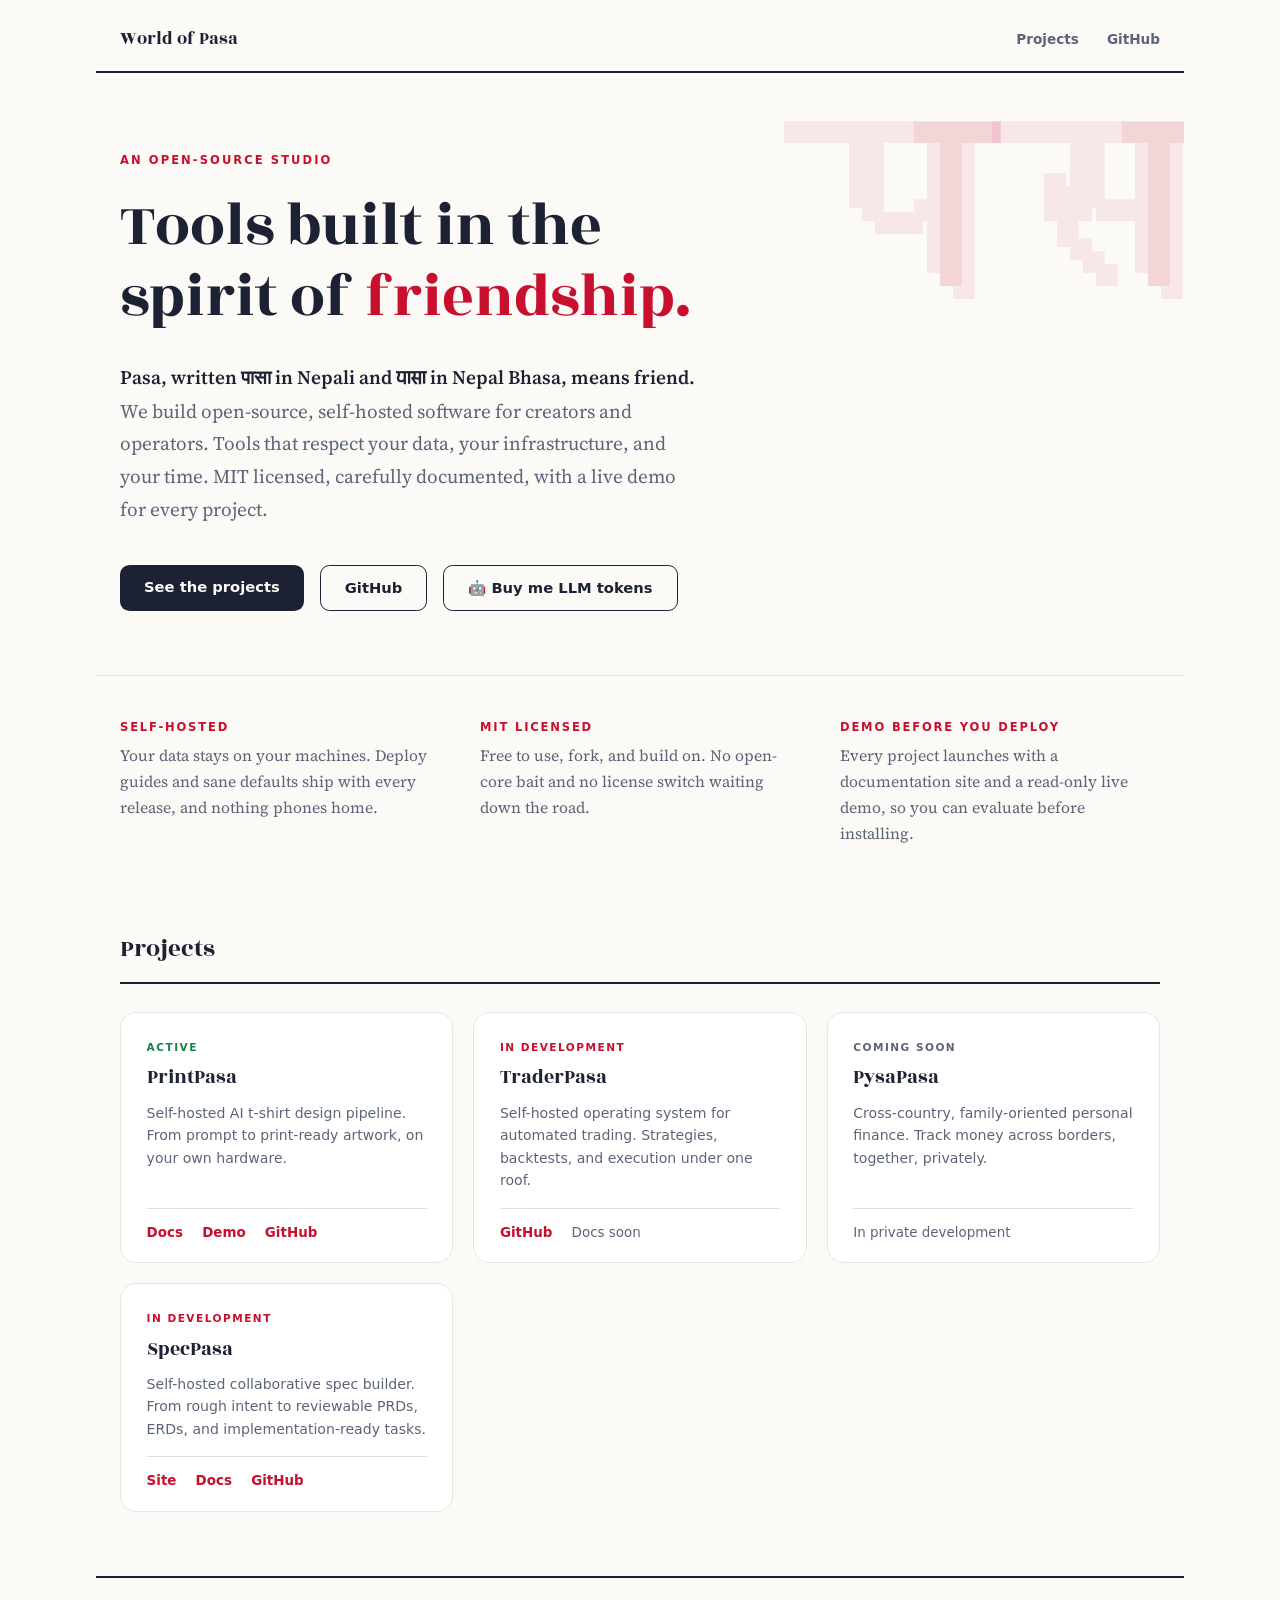
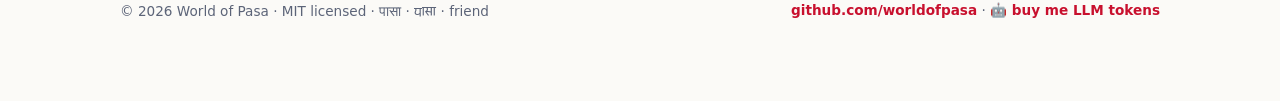
<file: index.html>
<!DOCTYPE html>
<html lang="en">
<head>
  <meta charset="UTF-8" />
  <meta name="viewport" content="width=device-width, initial-scale=1.0" />
  <title>World of Pasa · Open-source, self-hosted tools</title>
  <meta name="description" content="World of Pasa builds open-source, self-hosted software for creators and operators. Pasa (पासा · 𑐥𑐵𑐳𑐵) means friend in Nepal Bhasa. MIT licensed, documented, with live demos." />

  <!-- TODO: switch canonical + og URLs to https://worldofpasa.com once the custom domain is set on GitHub Pages -->
  <link rel="canonical" href="https://worldofpasa.github.io/" />
  <meta property="og:type" content="website" />
  <meta property="og:site_name" content="World of Pasa" />
  <meta property="og:title" content="World of Pasa · Open-source, self-hosted tools" />
  <meta property="og:description" content="Open-source, self-hosted software for creators and operators. Pasa means friend in Nepal Bhasa. MIT licensed, documented, with live demos." />
  <meta property="og:url" content="https://worldofpasa.github.io/" />
  <meta property="og:image" content="https://worldofpasa.github.io/assets/og.png" />
  <meta property="og:image:width" content="1200" />
  <meta property="og:image:height" content="630" />
  <meta name="twitter:card" content="summary_large_image" />
  <meta name="twitter:title" content="World of Pasa · Open-source, self-hosted tools" />
  <meta name="twitter:description" content="Open-source, self-hosted software for creators and operators. MIT licensed, documented, with live demos." />
  <meta name="twitter:image" content="https://worldofpasa.github.io/assets/og.png" />

  <link rel="icon" href="/favicon.svg" type="image/svg+xml" />
  <link rel="icon" href="/favicon.png" type="image/png" sizes="32x32" />
  <link rel="apple-touch-icon" href="/apple-touch-icon.png" />

  <link rel="preconnect" href="https://fonts.googleapis.com" />
  <link rel="preconnect" href="https://fonts.gstatic.com" crossorigin />
  <link href="https://fonts.googleapis.com/css2?family=Rozha+One&family=Source+Serif+4:opsz,wght@8..60,400;8..60,600&family=Noto+Sans+Newa&display=swap" rel="stylesheet" />

  <link rel="stylesheet" href="/assets/style.css" />
</head>
<body>
  <header class="mast">
    <span class="mark">World of Pasa</span>
    <nav>
      <a href="#projects">Projects</a>
      <a href="https://github.com/worldofpasa">GitHub</a>
    </nav>
  </header>

  <main>
    <section class="hero">
      <span class="ghost" aria-hidden="true">𑐥𑐵𑐳𑐵</span>
      <p class="eyebrow">An open-source studio</p>
      <h1>Tools built in the spirit of <em>friendship.</em></h1>
      <p class="lede"><strong>Pasa, written पासा in Nepali and <span class="newa">𑐥𑐵𑐳𑐵</span> in Nepal Bhasa, means friend.</strong> We build open-source, self-hosted software for creators and operators. Tools that respect your data, your infrastructure, and your time. MIT licensed, carefully documented, with a live demo for every project.</p>
      <div class="cta">
        <a class="btn primary" href="#projects">See the projects</a>
        <a class="btn ghost-btn" href="https://github.com/worldofpasa">GitHub</a>
        <a class="btn ghost-btn" href="https://buymeacoffee.com/worldofpasa">🤖 Buy me LLM tokens</a>
      </div>
    </section>

    <section class="values">
      <div>
        <h3>Self-hosted</h3>
        <p>Your data stays on your machines. Deploy guides and sane defaults ship with every release, and nothing phones home.</p>
      </div>
      <div>
        <h3>MIT licensed</h3>
        <p>Free to use, fork, and build on. No open-core bait and no license switch waiting down the road.</p>
      </div>
      <div>
        <h3>Demo before you deploy</h3>
        <p>Every project launches with a documentation site and a read-only live demo, so you can evaluate before installing.</p>
      </div>
    </section>

    <section class="sect" id="projects">
      <h2>Projects</h2>
      <div class="grid">
        <!-- projects:start — generated from projects.json by scripts/render-projects.mjs; do not edit by hand -->
        <article class="card">
          <span class="status live">Active</span>
          <h3>PrintPasa</h3>
          <p>Self-hosted AI t-shirt design pipeline. From prompt to print-ready artwork, on your own hardware.</p>
          <div class="links">
            <a href="https://printpasa-docs.pages.dev">Docs</a>
            <a href="https://printpasa-demo.pages.dev">Demo</a>
            <a href="https://github.com/worldofpasa/printpasa">GitHub</a>
          </div>
        </article>
        <article class="card">
          <span class="status early">In development</span>
          <h3>TraderPasa</h3>
          <p>Self-hosted operating system for automated trading. Strategies, backtests, and execution under one roof.</p>
          <div class="links">
            <a href="https://github.com/worldofpasa/traderpasa">GitHub</a>
            <span class="off">Docs soon</span>
          </div>
        </article>
        <article class="card">
          <span class="status soon">Coming soon</span>
          <h3>PysaPasa</h3>
          <p>Cross-country, family-oriented personal finance. Track money across borders, together, privately.</p>
          <div class="links">
            <span class="off">In private development</span>
          </div>
        </article>
        <article class="card">
          <span class="status early">In development</span>
          <h3>SpecPasa</h3>
          <p>Self-hosted collaborative spec builder. From rough intent to reviewable PRDs, ERDs, and implementation-ready tasks.</p>
          <div class="links">
            <a href="./specpasa/">Site</a>
            <a href="https://github.com/worldofpasa/specpasa/tree/main/docs">Docs</a>
            <a href="https://github.com/worldofpasa/specpasa">GitHub</a>
          </div>
        </article>
        <!-- projects:end -->
      </div>
    </section>
  </main>

  <footer>
    <span>© 2026 World of Pasa · MIT licensed · पासा · <span class="newa">𑐥𑐵𑐳𑐵</span> · friend</span>
    <span><a href="https://github.com/worldofpasa">github.com/worldofpasa</a> · <a href="https://buymeacoffee.com/worldofpasa">🤖 buy me LLM tokens</a></span>
  </footer>
</body>
</html>
</file>
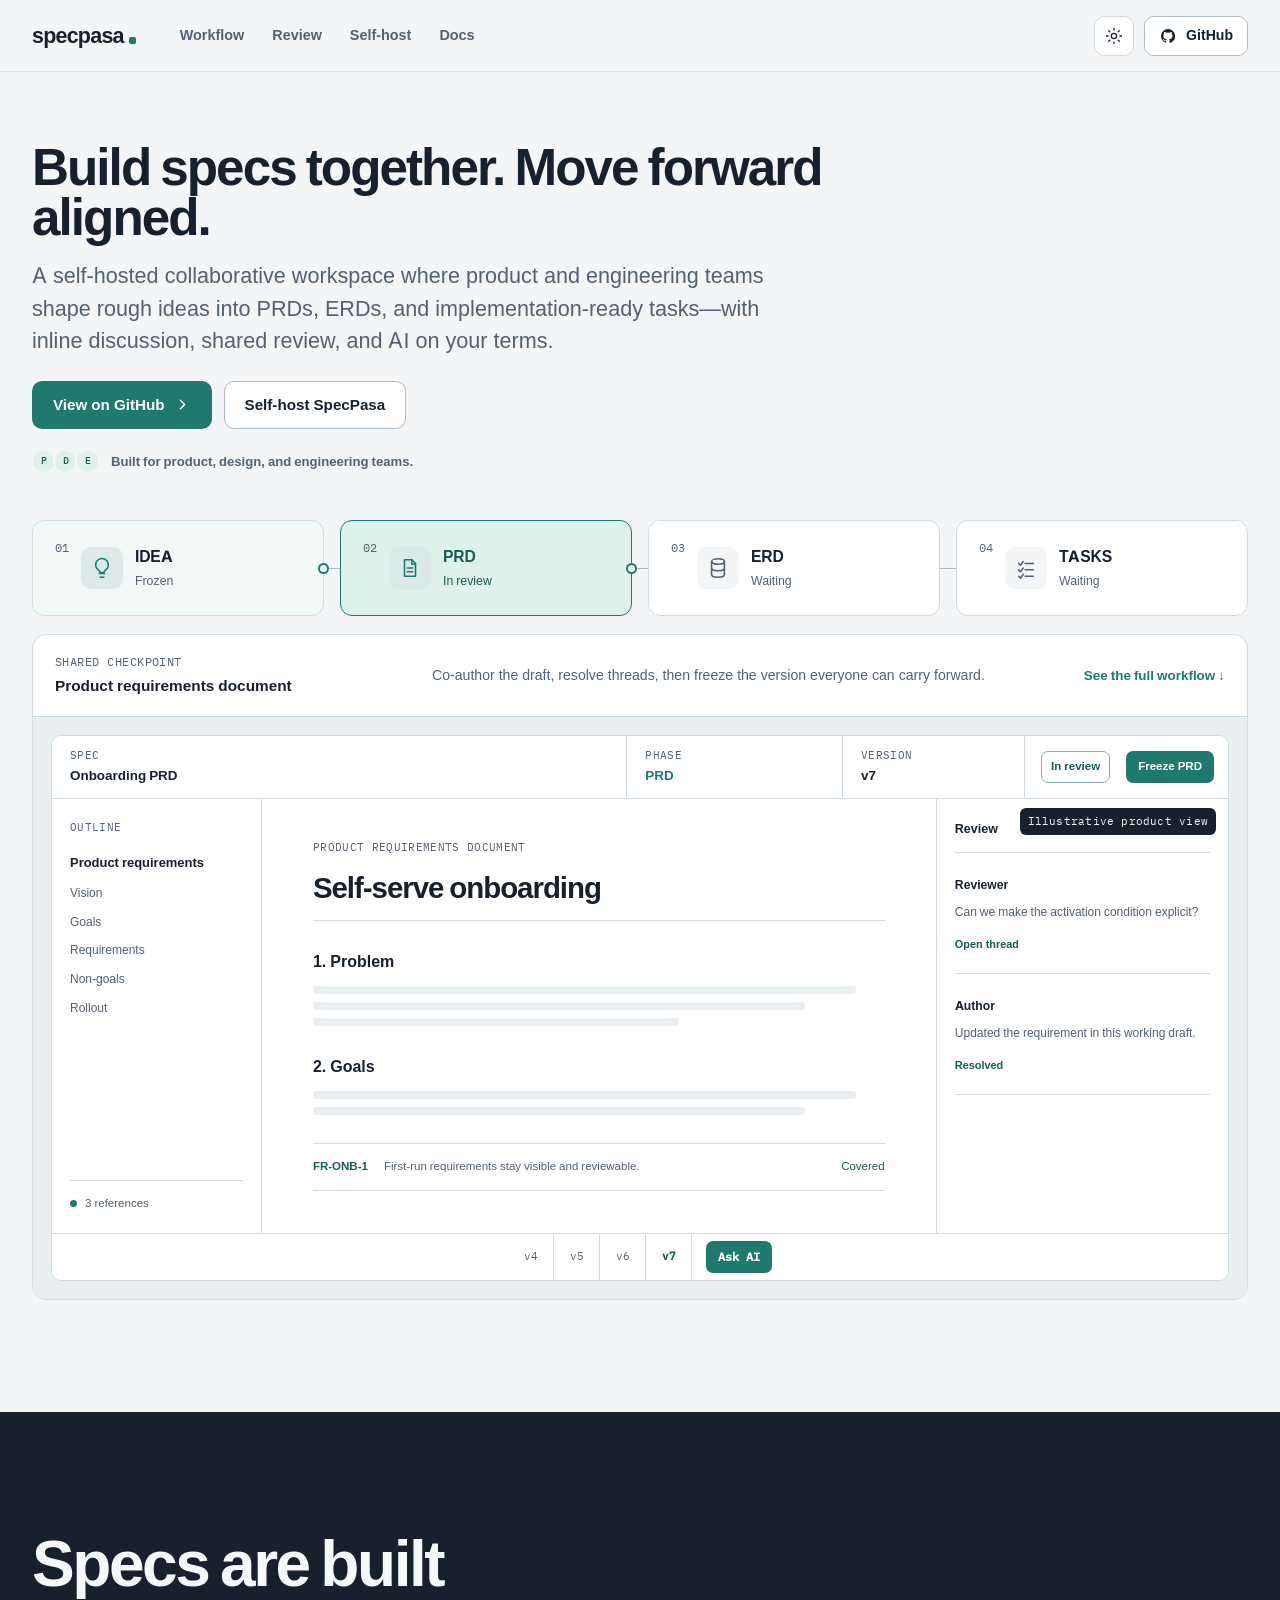
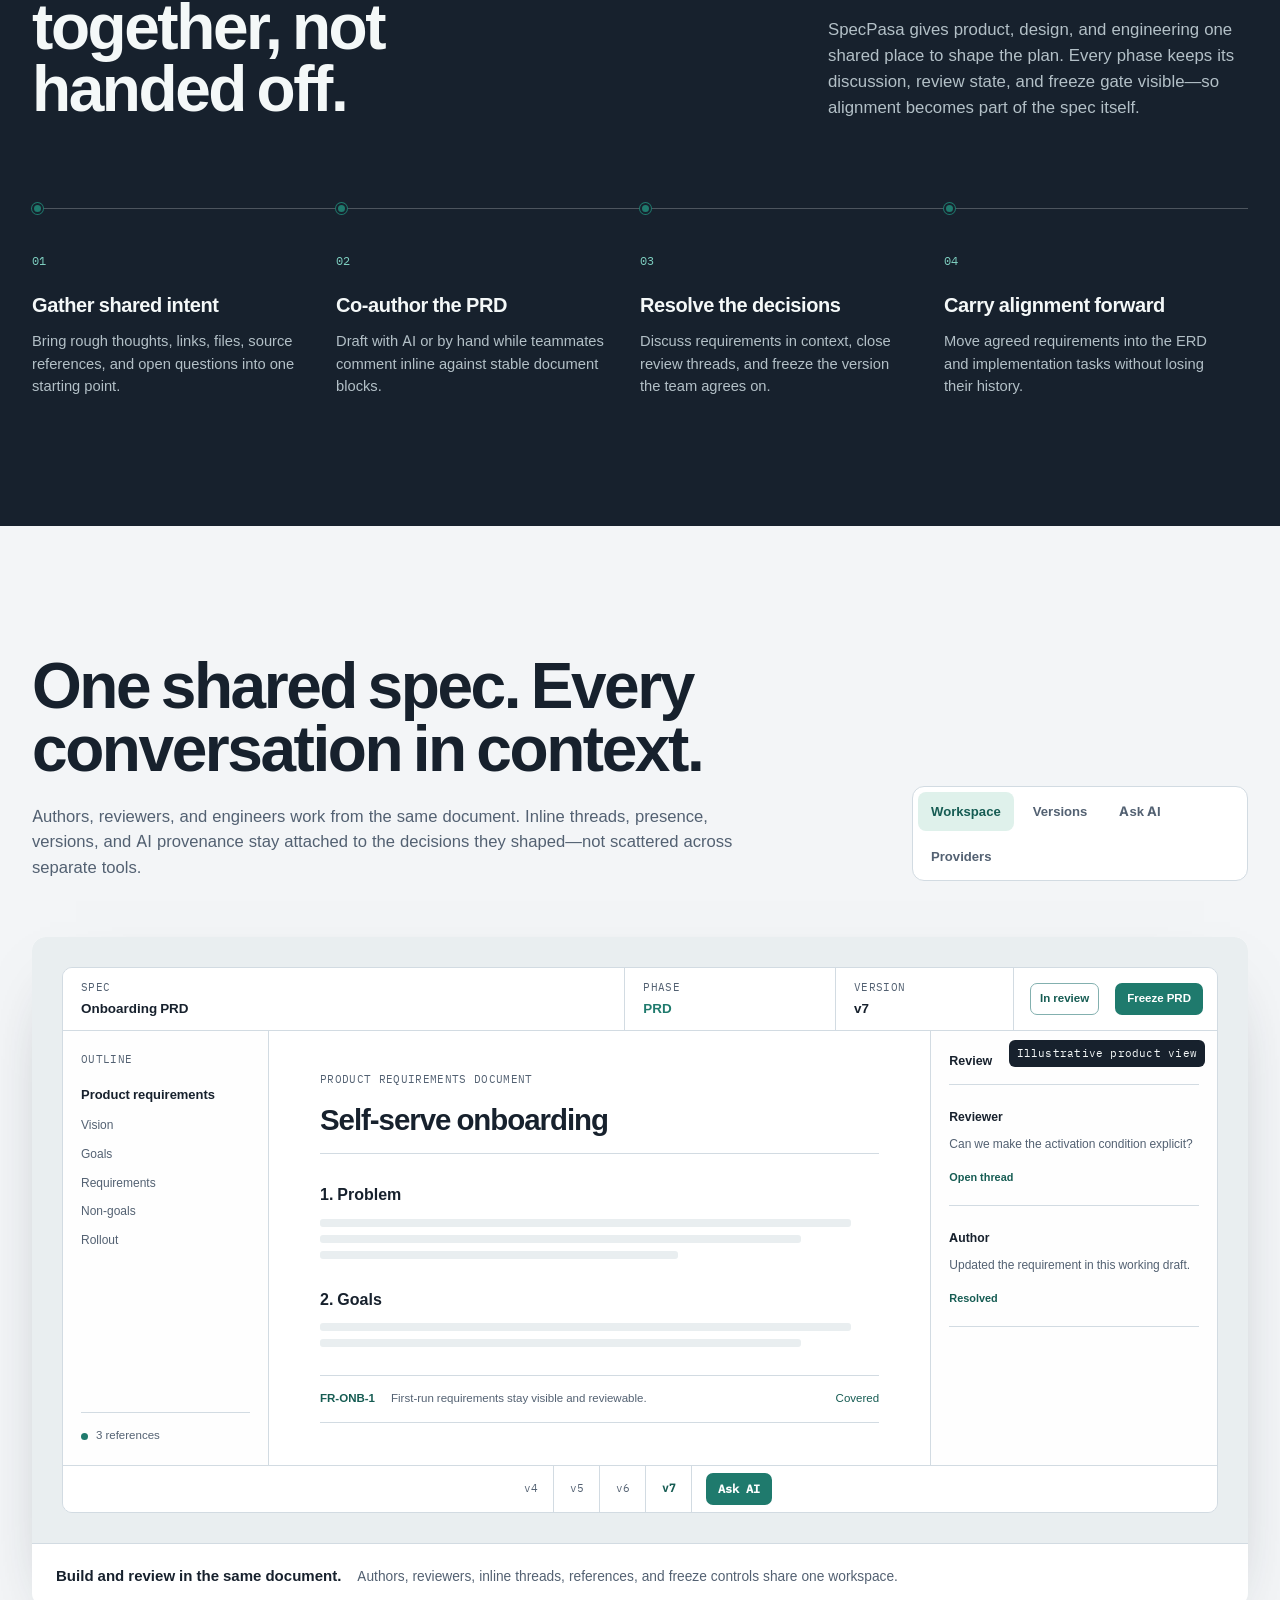
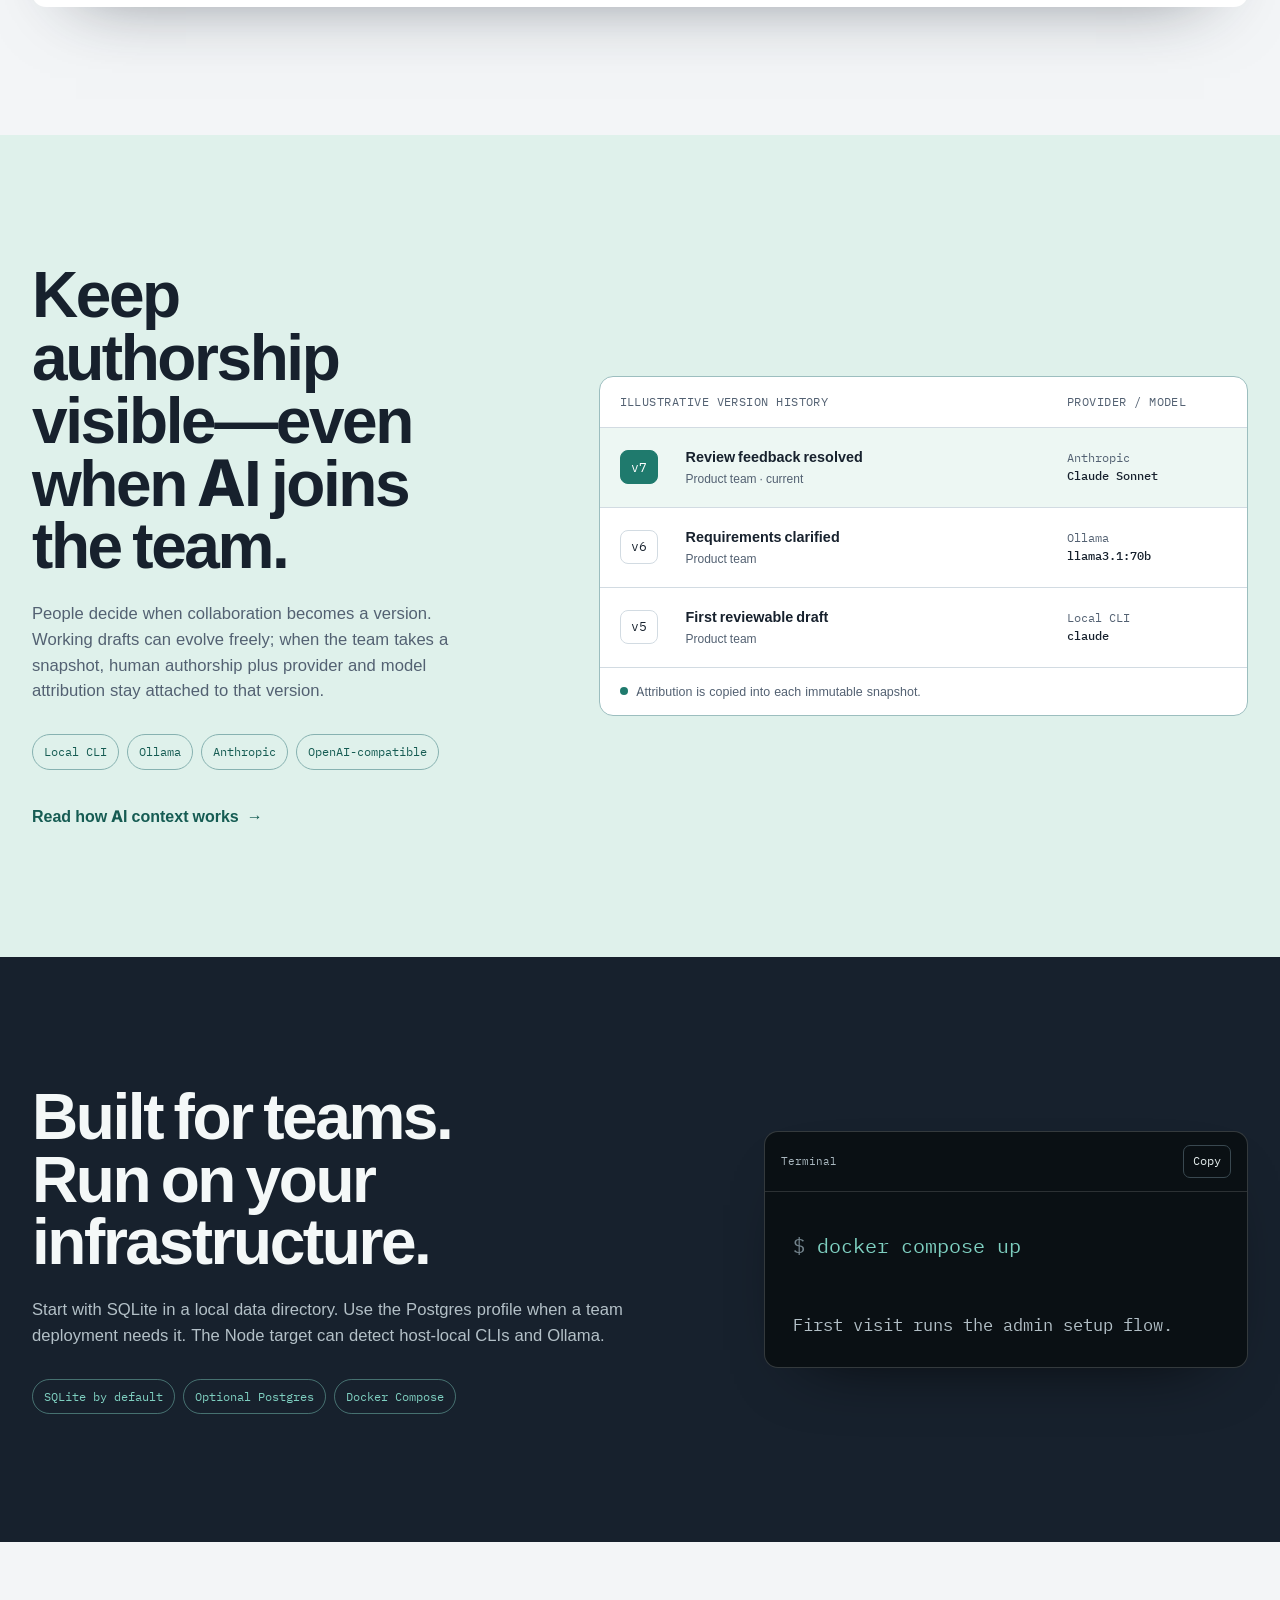
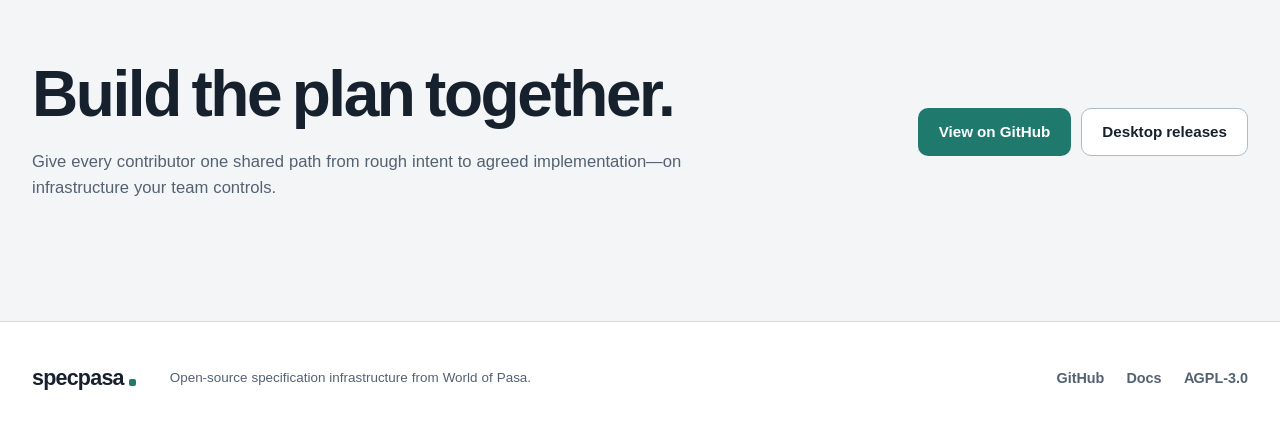
<file: specpasa/index.html>
<!doctype html>
<html lang="en" data-theme="light">
  <head>
    <meta charset="utf-8" />
    <meta name="viewport" content="width=device-width, initial-scale=1" />
    <title>SpecPasa — Build specs together</title>
    <meta
      name="description"
      content="A self-hosted collaborative spec builder where product and engineering teams shape ideas into reviewable PRDs, ERDs, and implementation-ready tasks."
    />
    <meta name="theme-color" content="#f3f5f7" />
    <meta name="color-scheme" content="light dark" />
    <link rel="canonical" href="https://worldofpasa.github.io/specpasa/" />
    <meta property="og:type" content="website" />
    <meta property="og:title" content="SpecPasa — Build specs together" />
    <meta
      property="og:description"
      content="Build PRDs, ERDs, and implementation plans together—with inline discussion, intentional versions, and AI on your terms."
    />
    <meta property="og:url" content="https://worldofpasa.github.io/specpasa/" />
    <meta property="og:image" content="https://worldofpasa.github.io/specpasa/assets/og.webp" />
    <script>
      document.documentElement.classList.add("js");
      try {
        const savedTheme = localStorage.getItem("specpasa-theme");
        const prefersDark = matchMedia("(prefers-color-scheme: dark)").matches;
        document.documentElement.dataset.theme = savedTheme || (prefersDark ? "dark" : "light");
      } catch (error) {
        document.documentElement.dataset.theme = "light";
      }
    </script>
    <link rel="stylesheet" href="./styles.css" />
    <script src="./script.js" defer></script>
  </head>
  <body>
    <!--
      THESIS: SpecPasa is a freeze-gate control room: the path from IDEA to PRD to ERD to TASKS is the first thing visitors understand. It refuses the generic SaaS hero with a floating dashboard and detached feature cards.

      OWN-WORLD: Cool paper fields, white specification sheets, precise graphite rules, dark ink, and mint as the only active color. Controls are compact; metadata is monospaced only when it behaves like data.

      STORY: Understand the lifecycle, see the working product, trust its review and provenance model, then inspect the source or self-host it.

      FIRST VIEWPORT: A restrained header and left-anchored headline lead directly into a full-width gate rail. The active mint PRD gate connects to a large authentic workspace; the primary GitHub action sits immediately below the headline copy.

      FORM: Freeze Gate Control Room, first in the ordered surface set, locked from decision comp freeze-gate.webp. Seed fe975e49.

      FINISH: unreviewed and undocumented is unfinished; this build ends with the finish review, the verdict, and DESIGN.md
    -->
    <a class="skip-link" href="#main">Skip to content</a>

    <header class="site-header" data-header>
      <div class="header-inner shell">
        <a class="wordmark" href="./" aria-label="SpecPasa home">specpasa</a>
        <nav class="primary-nav" aria-label="Primary navigation">
          <a href="#workflow">Workflow</a>
          <a href="#review">Review</a>
          <a href="#self-host">Self-host</a>
          <a href="https://github.com/worldofpasa/specpasa/tree/main/docs">Docs</a>
        </nav>
        <div class="header-actions">
          <button class="icon-button" type="button" data-theme-toggle aria-label="Use dark theme" aria-pressed="false">
            <svg class="sun-icon" aria-hidden="true" viewBox="0 0 24 24">
              <circle cx="12" cy="12" r="3.5"></circle>
              <path d="M12 2v2.2M12 19.8V22M4.9 4.9l1.6 1.6M17.5 17.5l1.6 1.6M2 12h2.2M19.8 12H22M4.9 19.1l1.6-1.6M17.5 6.5l1.6-1.6"></path>
            </svg>
            <svg class="moon-icon" aria-hidden="true" viewBox="0 0 24 24">
              <path d="M20 15.4A8 8 0 0 1 8.6 4 8.1 8.1 0 1 0 20 15.4Z"></path>
            </svg>
          </button>
          <a class="button button-small button-ghost" href="https://github.com/worldofpasa/specpasa">
            <svg aria-hidden="true" viewBox="0 0 24 24"><path d="M12 2.8a9.4 9.4 0 0 0-3 18.3c.5.1.6-.2.6-.4v-1.8c-2.8.6-3.4-1.2-3.4-1.2-.5-1.1-1.1-1.4-1.1-1.4-.9-.6.1-.6.1-.6 1 0 1.6 1.1 1.6 1.1.9 1.6 2.4 1.1 2.9.9.1-.7.4-1.1.7-1.4-2.2-.3-4.6-1.1-4.6-4.7 0-1 .4-1.9 1-2.5-.1-.3-.4-1.2.1-2.5 0 0 .8-.3 2.6 1a8.8 8.8 0 0 1 4.8 0c1.8-1.2 2.6-1 2.6-1 .5 1.3.2 2.2.1 2.5.7.7 1 1.5 1 2.5 0 3.6-2.4 4.4-4.6 4.7.4.3.7.9.7 1.8v2.7c0 .3.2.5.7.4A9.4 9.4 0 0 0 12 2.8Z"></path></svg>
            GitHub
          </a>
        </div>
      </div>
    </header>

    <main id="main">
      <section class="hero shell" aria-labelledby="hero-title">
        <div class="hero-copy">
          <h1 id="hero-title">Build specs together. <span>Move forward aligned.</span></h1>
          <p>
            A self-hosted collaborative workspace where product and engineering teams shape rough ideas into PRDs,
            ERDs, and implementation-ready tasks—with inline discussion, shared review, and AI on your terms.
          </p>
          <div class="hero-actions">
            <a class="button button-primary" href="https://github.com/worldofpasa/specpasa">
              View on GitHub
              <svg aria-hidden="true" viewBox="0 0 24 24"><path d="m9 18 6-6-6-6"></path></svg>
            </a>
            <a class="button button-secondary" href="#self-host">Self-host SpecPasa</a>
          </div>
          <div class="team-note" aria-label="Built for product, design, and engineering teams">
            <span class="team-glyphs" aria-hidden="true"><i>P</i><i>D</i><i>E</i></span>
            <span>Built for product, design, and engineering teams.</span>
          </div>
        </div>

        <div class="control-room" data-reveal>
          <div class="gate-rail" role="list" aria-label="Specification lifecycle">
            <div class="gate gate-complete" role="listitem">
              <span class="gate-number">01</span>
              <span class="gate-icon" aria-hidden="true">
                <svg viewBox="0 0 24 24"><path d="M9 18h6M10 22h4M8.8 14.8A7 7 0 1 1 15.2 14.8c-.8.7-1.2 1.3-1.2 2.2h-4c0-.9-.4-1.5-1.2-2.2Z"></path></svg>
              </span>
              <span class="gate-copy"><strong>Idea</strong><small>Frozen</small></span>
              <span class="gate-node" aria-hidden="true"></span>
            </div>
            <div class="gate is-active" role="listitem" aria-current="step">
              <span class="gate-number">02</span>
              <span class="gate-icon" aria-hidden="true">
                <svg viewBox="0 0 24 24"><path d="M6 3h8l4 4v14H6Z"></path><path d="M14 3v5h4M9 12h6M9 16h6"></path></svg>
              </span>
              <span class="gate-copy"><strong>PRD</strong><small>In review</small></span>
              <span class="gate-node" aria-hidden="true"></span>
            </div>
            <div class="gate" role="listitem">
              <span class="gate-number">03</span>
              <span class="gate-icon" aria-hidden="true">
                <svg viewBox="0 0 24 24"><ellipse cx="12" cy="5" rx="7" ry="3"></ellipse><path d="M5 5v7c0 1.7 3.1 3 7 3s7-1.3 7-3V5M5 12v7c0 1.7 3.1 3 7 3s7-1.3 7-3v-7"></path></svg>
              </span>
              <span class="gate-copy"><strong>ERD</strong><small>Waiting</small></span>
              <span class="gate-node" aria-hidden="true"></span>
            </div>
            <div class="gate" role="listitem">
              <span class="gate-number">04</span>
              <span class="gate-icon" aria-hidden="true">
                <svg viewBox="0 0 24 24"><path d="m4 7 2 2 3-4M11 7h9M4 14l2 2 3-4M11 14h9M4 21l2 2 3-4M11 21h9"></path></svg>
              </span>
              <span class="gate-copy"><strong>Tasks</strong><small>Waiting</small></span>
            </div>
          </div>

          <div class="workspace-frame">
            <div class="workspace-meta">
              <div>
                <span class="mono-label">Shared checkpoint</span>
                <strong data-stage-title>Product requirements document</strong>
              </div>
              <p data-stage-description>Co-author the draft, resolve threads, then freeze the version everyone can carry forward.</p>
              <a href="#workflow">See the full workflow <span aria-hidden="true">↓</span></a>
            </div>
            <div class="workspace-image-wrap">
              <div class="product-surface product-surface-hero" role="img" aria-label="Illustrative SpecPasa product workspace">
                <span class="mock-illustrative-badge" aria-hidden="true">Illustrative product view</span>
                <div class="mock-topbar" aria-hidden="true">
                  <div class="mock-topbar-item"><span>Spec</span><strong>Onboarding PRD</strong></div>
                  <div class="mock-topbar-item"><span>Phase</span><strong class="mock-mint">PRD</strong></div>
                  <div class="mock-topbar-item"><span>Version</span><strong>v7</strong></div>
                  <span class="mock-state">In review</span>
                  <span class="mock-button">Freeze PRD</span>
                </div>
                <div class="mock-body" aria-hidden="true">
                  <aside class="mock-sidebar" aria-label="Illustrative document outline">
                    <span class="mock-label">Outline</span>
                    <strong>Product requirements</strong>
                    <span>Vision</span><span>Goals</span><span>Requirements</span><span>Non-goals</span><span>Rollout</span>
                    <div class="mock-reference"><i></i><span>3 references</span></div>
                  </aside>
                  <article class="mock-document">
                    <span class="mock-label">Product requirements document</span>
                    <h3>Self-serve onboarding</h3>
                    <div class="mock-rule mock-rule-long"></div>
                    <h4>1. Problem</h4>
                    <div class="mock-copy-lines"><i></i><i></i><i></i></div>
                    <h4>2. Goals</h4>
                    <div class="mock-copy-lines"><i></i><i></i></div>
                    <div class="mock-requirement"><b>FR-ONB-1</b><span>First-run requirements stay visible and reviewable.</span><em>Covered</em></div>
                  </article>
                  <aside class="mock-review" aria-label="Illustrative review threads">
                    <div class="mock-review-head"><span>Review</span><b>2 open</b></div>
                    <div class="mock-thread"><strong>Reviewer</strong><p>Can we make the activation condition explicit?</p><span>Open thread</span></div>
                    <div class="mock-thread"><strong>Author</strong><p>Updated the requirement in this working draft.</p><span>Resolved</span></div>
                  </aside>
                </div>
                <div class="mock-dock" aria-hidden="true"><span>v4</span><span>v5</span><span>v6</span><strong>v7</strong><span class="mock-button">Ask AI</span></div>
              </div>
            </div>
          </div>
        </div>
      </section>

      <section class="workflow-section" id="workflow" aria-labelledby="workflow-title">
        <div class="shell">
          <div class="section-heading split-heading">
            <h2 id="workflow-title">Specs are built together, not handed off.</h2>
            <p>
              SpecPasa gives product, design, and engineering one shared place to shape the plan. Every phase keeps
              its discussion, review state, and freeze gate visible—so alignment becomes part of the spec itself.
            </p>
          </div>
          <ol class="workflow-line">
            <li>
              <span class="workflow-marker">01</span>
              <div><h3>Gather shared intent</h3><p>Bring rough thoughts, links, files, source references, and open questions into one starting point.</p></div>
            </li>
            <li>
              <span class="workflow-marker">02</span>
              <div><h3>Co-author the PRD</h3><p>Draft with AI or by hand while teammates comment inline against stable document blocks.</p></div>
            </li>
            <li>
              <span class="workflow-marker">03</span>
              <div><h3>Resolve the decisions</h3><p>Discuss requirements in context, close review threads, and freeze the version the team agrees on.</p></div>
            </li>
            <li>
              <span class="workflow-marker">04</span>
              <div><h3>Carry alignment forward</h3><p>Move agreed requirements into the ERD and implementation tasks without losing their history.</p></div>
            </li>
          </ol>
        </div>
      </section>

      <section class="product-tour shell" id="review" aria-labelledby="tour-title">
        <div class="section-heading tour-heading">
          <div>
            <h2 id="tour-title">One shared spec. Every conversation in context.</h2>
            <p>
              Authors, reviewers, and engineers work from the same document. Inline threads, presence, versions, and
              AI provenance stay attached to the decisions they shaped—not scattered across separate tools.
            </p>
          </div>
          <div class="tour-tabs" role="tablist" aria-label="Product views">
            <button id="tour-tab-workspace" type="button" role="tab" aria-selected="true" aria-controls="tour-panel" tabindex="0" data-tour="workspace">Workspace</button>
            <button id="tour-tab-versions" type="button" role="tab" aria-selected="false" aria-controls="tour-panel" tabindex="-1" data-tour="versions">Versions</button>
            <button id="tour-tab-askai" type="button" role="tab" aria-selected="false" aria-controls="tour-panel" tabindex="-1" data-tour="askai">Ask AI</button>
            <button id="tour-tab-providers" type="button" role="tab" aria-selected="false" aria-controls="tour-panel" tabindex="-1" data-tour="providers">Providers</button>
          </div>
        </div>
        <figure class="tour-figure" id="tour-panel" role="tabpanel" aria-labelledby="tour-tab-workspace" tabindex="0" data-reveal>
          <div class="tour-canvas">
            <div class="product-surface product-surface-tour" role="img" data-mock-surface data-mock-mode="workspace" aria-label="Illustrative SpecPasa workspace view">
              <span class="mock-illustrative-badge" aria-hidden="true">Illustrative product view</span>
              <div class="mock-topbar" aria-hidden="true">
                <div class="mock-topbar-item"><span>Spec</span><strong data-mock-spec>Onboarding PRD</strong></div>
                <div class="mock-topbar-item"><span>Phase</span><strong class="mock-mint">PRD</strong></div>
                <div class="mock-topbar-item"><span>Version</span><strong>v7</strong></div>
                <span class="mock-state">In review</span>
                <span class="mock-button">Freeze PRD</span>
              </div>
              <div class="mock-body" aria-hidden="true">
                <aside class="mock-sidebar" aria-label="Illustrative document outline">
                  <span class="mock-label">Outline</span>
                  <strong>Product requirements</strong>
                  <span>Vision</span><span>Goals</span><span>Requirements</span><span>Non-goals</span><span>Rollout</span>
                  <div class="mock-reference"><i></i><span>3 references</span></div>
                </aside>
                <article class="mock-document">
                  <span class="mock-label" data-mock-label>Product requirements document</span>
                  <h3 data-mock-heading>Self-serve onboarding</h3>
                  <div class="mock-rule mock-rule-long"></div>
                  <h4>1. Problem</h4>
                  <div class="mock-copy-lines"><i></i><i></i><i></i></div>
                  <h4>2. Goals</h4>
                  <div class="mock-copy-lines"><i></i><i></i></div>
                  <div class="mock-requirement"><b>FR-ONB-1</b><span>First-run requirements stay visible and reviewable.</span><em>Covered</em></div>
                </article>
                <aside class="mock-review" aria-label="Illustrative review threads">
                  <div class="mock-review-head"><span>Review</span><b>2 open</b></div>
                  <div class="mock-thread"><strong>Reviewer</strong><p>Can we make the activation condition explicit?</p><span>Open thread</span></div>
                  <div class="mock-thread"><strong>Author</strong><p>Updated the requirement in this working draft.</p><span>Resolved</span></div>
                </aside>
              </div>
              <div class="mock-dock" aria-hidden="true"><span>v4</span><span>v5</span><span>v6</span><strong>v7</strong><span class="mock-button">Ask AI</span></div>

              <div class="mock-overlay mock-versions" aria-hidden="true">
                <div class="overlay-head"><strong>Version history</strong><span>Compare</span></div>
                <div class="version-rail"><b>v7</b><span>Current · review updates</span><b>v6</b><span>Requirements pass</span><b>v5</b><span>First draft</span></div>
                <div class="diff-sheet"><span>Selected version · v7</span><i></i><i></i><i></i><i></i></div>
              </div>
              <div class="mock-overlay mock-askai" aria-hidden="true">
                <div class="ai-composer">
                  <span class="mock-label">Ask AI · illustrative</span>
                  <p>Clarify the rollout requirements using the selected references.</p>
                  <div><span>Ollama · llama3.1</span><span>3 references</span><span class="mock-button">Generate</span></div>
                </div>
              </div>
              <div class="mock-overlay mock-providers" aria-hidden="true">
                <div class="provider-sheet">
                  <div class="overlay-head"><strong>AI providers</strong><span>Enabled for this workspace</span></div>
                  <div class="provider-row"><i></i><span><b>Local CLI</b><small>Detected on host</small></span><em>Available</em></div>
                  <div class="provider-row"><i></i><span><b>Ollama</b><small>localhost:11434</small></span><em>Available</em></div>
                  <div class="provider-row"><i></i><span><b>Cloud adapter</b><small>Workspace configuration</small></span><em>Configured</em></div>
                </div>
              </div>
            </div>
          </div>
          <figcaption>
            <strong data-tour-title>Build and review in the same document.</strong>
            <span data-tour-caption>Authors, reviewers, inline threads, references, and freeze controls share one workspace.</span>
          </figcaption>
        </figure>
      </section>

      <section class="provenance-section" aria-labelledby="provenance-title">
        <div class="shell provenance-layout">
          <div class="provenance-copy">
            <h2 id="provenance-title">Keep authorship visible—even when AI joins the team.</h2>
            <p>
              People decide when collaboration becomes a version. Working drafts can evolve freely; when the team
              takes a snapshot, human authorship plus provider and model attribution stay attached to that version.
            </p>
            <div class="provider-list" aria-label="Supported AI provider paths">
              <span>Local CLI</span>
              <span>Ollama</span>
              <span>Anthropic</span>
              <span>OpenAI-compatible</span>
            </div>
            <a class="text-link" href="https://github.com/worldofpasa/specpasa#how-it-works">Read how AI context works <span aria-hidden="true">→</span></a>
          </div>
          <div class="ledger" aria-label="Illustration of per-version provenance">
            <div class="ledger-head"><span>Illustrative version history</span><span>Provider / model</span></div>
            <div class="ledger-row is-current">
              <span class="ledger-version">v7</span>
              <span><strong>Review feedback resolved</strong><small>Product team · current</small></span>
              <span class="ledger-model">Anthropic <b>Claude Sonnet</b></span>
            </div>
            <div class="ledger-row">
              <span class="ledger-version">v6</span>
              <span><strong>Requirements clarified</strong><small>Product team</small></span>
              <span class="ledger-model">Ollama <b>llama3.1:70b</b></span>
            </div>
            <div class="ledger-row">
              <span class="ledger-version">v5</span>
              <span><strong>First reviewable draft</strong><small>Product team</small></span>
              <span class="ledger-model">Local CLI <b>claude</b></span>
            </div>
            <div class="ledger-note"><span class="status-dot"></span> Attribution is copied into each immutable snapshot.</div>
          </div>
        </div>
      </section>

      <section class="self-host-section" id="self-host" aria-labelledby="self-host-title">
        <div class="shell self-host-layout">
          <div>
            <h2 id="self-host-title">Built for teams. Run on your infrastructure.</h2>
            <p>
              Start with SQLite in a local data directory. Use the Postgres profile when a team deployment needs it.
              The Node target can detect host-local CLIs and Ollama.
            </p>
            <div class="deployment-notes">
              <span>SQLite by default</span>
              <span>Optional Postgres</span>
              <span>Docker Compose</span>
            </div>
          </div>
          <div class="terminal" aria-label="Self-host command">
            <div class="terminal-bar"><span>Terminal</span><button type="button" data-copy-command>Copy</button></div>
            <pre><code data-command>docker compose up</code></pre>
            <p>First visit runs the admin setup flow.</p>
          </div>
        </div>
      </section>

      <section class="closing shell" aria-labelledby="closing-title">
        <div>
          <h2 id="closing-title">Build the plan together.</h2>
          <p>Give every contributor one shared path from rough intent to agreed implementation—on infrastructure your team controls.</p>
        </div>
        <div class="closing-actions">
          <a class="button button-primary" href="https://github.com/worldofpasa/specpasa">View on GitHub</a>
          <a class="button button-secondary" href="https://github.com/worldofpasa/specpasa/releases">Desktop releases</a>
        </div>
      </section>
    </main>

    <footer class="site-footer">
      <div class="shell footer-inner">
        <a class="wordmark" href="./">specpasa</a>
        <p>Open-source specification infrastructure from World of Pasa.</p>
        <nav aria-label="Footer navigation">
          <a href="https://github.com/worldofpasa/specpasa">GitHub</a>
          <a href="https://github.com/worldofpasa/specpasa/tree/main/docs">Docs</a>
          <a href="https://github.com/worldofpasa/specpasa/blob/main/LICENSE">AGPL-3.0</a>
        </nav>
      </div>
    </footer>
  </body>
</html>
</file>
<file: assets/style.css>
:root {
  --bg: #fbfaf7;
  --ink: #1c2233;
  --muted: #5c6478;
  --accent: #c8102e;
  --line: #e2dfd6;
  --card: #ffffff;
  --card-line: #e9e6dd;
}

* { box-sizing: border-box; margin: 0; padding: 0; }

body {
  background: var(--bg);
  color: var(--ink);
  font-family: "Source Serif 4", "Iowan Old Style", Charter, Georgia, serif;
  min-height: 100vh;
}

.newa { font-family: "Noto Sans Newa", serif; }

::selection { background: var(--accent); color: var(--bg); }

a:focus-visible, button:focus-visible {
  outline: 2px solid var(--accent);
  outline-offset: 3px;
}

.mast, .hero, .values, .sect, footer {
  max-width: 68rem;
  margin: 0 auto;
  padding-left: 1.5rem;
  padding-right: 1.5rem;
}

.mast {
  display: flex;
  align-items: baseline;
  justify-content: space-between;
  padding-top: 1.6rem;
  padding-bottom: 1.2rem;
  border-bottom: 2px solid var(--ink);
}
.mark { font-size: 1.15rem; font-weight: 400; font-family: "Rozha One", "Iowan Old Style", Georgia, serif; }
.mast nav { display: flex; gap: 1.75rem; font-family: system-ui, sans-serif; font-size: 0.85rem; }
.mast a { color: var(--muted); text-decoration: none; font-weight: 600; }
.mast a:hover { color: var(--accent); }

.hero { position: relative; padding-top: 5rem; padding-bottom: 4rem; overflow: hidden; }
.ghost {
  position: absolute;
  right: -1rem;
  top: 0.5rem;
  font-size: clamp(7rem, 19vw, 13rem);
  line-height: 1.15;
  color: rgba(200, 16, 46, 0.08);
  user-select: none;
  pointer-events: none;
  font-weight: 700;
}
.eyebrow {
  font-family: system-ui, sans-serif;
  font-size: 0.72rem;
  font-weight: 700;
  letter-spacing: 0.18em;
  text-transform: uppercase;
  color: var(--accent);
  margin-bottom: 1.5rem;
}
h1 {
  margin-bottom: 1.75rem;
  font-size: clamp(2.4rem, 5.6vw, 3.9rem);
  line-height: 1.14;
  font-family: "Rozha One", "Iowan Old Style", Georgia, serif;
  font-weight: 400;
  max-width: 17ch;
  text-wrap: balance;
}
h1 em { font-style: normal; color: var(--accent); }
.lede { max-width: 58ch; font-size: 1.2rem; line-height: 1.7; color: var(--muted); margin-bottom: 2.5rem; }
.lede strong { color: var(--ink); font-weight: 600; }

.cta { display: flex; gap: 1rem; flex-wrap: wrap; font-family: system-ui, sans-serif; }
.btn { padding: 0.8rem 1.5rem; font-weight: 700; font-size: 0.92rem; text-decoration: none; border-radius: 0.6rem; }
.btn.primary { background: var(--ink); color: var(--bg); }
.btn.primary:hover { background: var(--accent); }
.btn.ghost-btn { color: var(--ink); border: 1px solid var(--ink); }
.btn.ghost-btn:hover { color: var(--accent); border-color: var(--accent); }

.values {
  display: grid;
  grid-template-columns: repeat(3, 1fr);
  gap: 2.5rem;
  padding-top: 2.75rem;
  padding-bottom: 2.75rem;
  border-top: 1px solid var(--line);
}
.values h3 {
  margin-bottom: 0.6rem;
  font-family: system-ui, sans-serif;
  font-size: 0.72rem;
  font-weight: 700;
  letter-spacing: 0.16em;
  text-transform: uppercase;
  color: var(--accent);
}
.values p { font-size: 0.98rem; line-height: 1.65; color: var(--muted); }

.sect { padding-top: 1rem; padding-bottom: 4rem; }
.sect > h2 {
  font-size: 1.55rem;
  font-weight: 400;
  font-family: "Rozha One", "Iowan Old Style", Georgia, serif;
  margin: 1.5rem 0 1.75rem;
  padding-bottom: 1rem;
  border-bottom: 2px solid var(--ink);
}

.grid { display: grid; grid-template-columns: repeat(3, 1fr); gap: 1.25rem; }
.card {
  background: var(--card);
  border: 1px solid var(--card-line);
  border-radius: 1rem;
  padding: 1.75rem 1.6rem 1.4rem;
  display: flex;
  flex-direction: column;
  gap: 0.65rem;
  transition: border-color 0.15s ease;
}
.card:hover { border-color: var(--accent); }
.status {
  font-family: system-ui, sans-serif;
  font-size: 0.66rem;
  font-weight: 700;
  letter-spacing: 0.14em;
  text-transform: uppercase;
}
.status.live { color: #1a7f4b; }
.status.early { color: var(--accent); }
.status.soon { color: var(--muted); }
.card h3 { font-size: 1.25rem; font-weight: 400; font-family: "Rozha One", "Iowan Old Style", Georgia, serif; }
.card p { font-family: system-ui, sans-serif; font-size: 0.88rem; line-height: 1.6; color: var(--muted); flex: 1; }
.links {
  display: flex;
  gap: 1.2rem;
  padding-top: 1rem;
  margin-top: 0.35rem;
  border-top: 1px solid var(--line);
  font-family: system-ui, sans-serif;
}
.links a { color: var(--accent); font-size: 0.84rem; font-weight: 700; text-decoration: none; }
.links a:hover { text-decoration: underline; }
.links .off { color: var(--muted); font-size: 0.84rem; }

footer {
  border-top: 2px solid var(--ink);
  padding-top: 1.5rem;
  padding-bottom: 5rem;
  font-family: system-ui, sans-serif;
  font-size: 0.85rem;
  color: var(--muted);
  display: flex;
  justify-content: space-between;
  flex-wrap: wrap;
  gap: 1rem;
}
footer a { color: var(--accent); text-decoration: none; font-weight: 600; }

.notfound { padding-top: 6rem; padding-bottom: 6rem; }
.notfound .code {
  font-family: system-ui, sans-serif;
  font-size: 0.72rem;
  font-weight: 700;
  letter-spacing: 0.18em;
  text-transform: uppercase;
  color: var(--accent);
  display: block;
  margin-bottom: 1.5rem;
}

@media (max-width: 860px) { .grid { grid-template-columns: 1fr 1fr; } }
@media (max-width: 640px) {
  .grid { grid-template-columns: 1fr; }
  .values { grid-template-columns: 1fr; gap: 1.5rem; }
  .hero { padding-top: 3rem; }
}
</file>
<file: specpasa/styles.css>
@font-face {
  font-family: "SpecPasa Sans";
  src: url("./assets/inter-variable.woff2") format("woff2");
  font-style: normal;
  font-weight: 100 900;
  font-display: swap;
}

@font-face {
  font-family: "SpecPasa Mono";
  src: url("./assets/ibm-plex-mono-400.woff2") format("woff2");
  font-style: normal;
  font-weight: 400;
  font-display: swap;
}

@font-face {
  font-family: "SpecPasa Mono";
  src: url("./assets/ibm-plex-mono-500.woff2") format("woff2");
  font-style: normal;
  font-weight: 500;
  font-display: swap;
}

:root {
  --paper: #f3f5f7;
  --paper-deep: #e9eef0;
  --sheet: #ffffff;
  --ink: #17212d;
  --ink-soft: #536172;
  --line: #d2dbe2;
  --line-strong: #aebbc5;
  --mint: #1f7a6d;
  --mint-deep: #165c53;
  --mint-soft: #dff1eb;
  --mint-wash: #edf7f3;
  --on-mint: #ffffff;
  --warm-soft: #faf2dc;
  --focus: #0d5f53;
  --on-dark: #f4f8f8;
  --on-dark-soft: #b3c0c7;
  --mint-on-dark: #7ecfc0;
  --radius: 14px;
  --ease-out: cubic-bezier(0.16, 1, 0.3, 1);
  --header-height: 72px;
}

html[data-theme="dark"] {
  --paper: #11181e;
  --paper-deep: #182229;
  --sheet: #1b252d;
  --ink: #edf3f4;
  --ink-soft: #aebdc5;
  --line: #34434c;
  --line-strong: #56666f;
  --mint: #7ecfc0;
  --mint-deep: #9adecf;
  --mint-soft: #1e3a36;
  --mint-wash: #172b29;
  --on-mint: #10201d;
  --warm-soft: #3b3423;
  --focus: #8fe0d1;
}

*,
*::before,
*::after {
  box-sizing: border-box;
}

html {
  scroll-behavior: smooth;
  scroll-padding-top: calc(var(--header-height) + 24px);
  color-scheme: light;
}

html[data-theme="dark"] {
  color-scheme: dark;
}

body {
  margin: 0;
  min-width: 320px;
  background: var(--paper);
  color: var(--ink);
  font-family: "SpecPasa Sans", sans-serif;
  font-size: 16px;
  line-height: 1.55;
  -webkit-font-smoothing: antialiased;
}

body,
button,
a {
  transition: background-color 180ms ease, border-color 180ms ease, color 180ms ease;
}

::selection {
  background: var(--mint);
  color: var(--sheet);
}

* {
  scrollbar-color: var(--line-strong) var(--paper);
  scrollbar-width: thin;
}

::-webkit-scrollbar {
  width: 10px;
  height: 10px;
}

::-webkit-scrollbar-track {
  background: var(--paper);
}

::-webkit-scrollbar-thumb {
  background: var(--line-strong);
  border: 3px solid var(--paper);
  border-radius: 10px;
}

img,
svg {
  display: block;
}

img {
  max-width: 100%;
}

a {
  color: inherit;
  text-decoration-thickness: 1px;
  text-underline-offset: 0.22em;
}

button,
a {
  -webkit-tap-highlight-color: transparent;
}

button {
  color: inherit;
  font: inherit;
}

:focus-visible {
  outline: 3px solid var(--focus);
  outline-offset: 3px;
}

.shell {
  width: min(1440px, calc(100% - 64px));
  margin-inline: auto;
}

.skip-link {
  position: fixed;
  z-index: 100;
  top: 12px;
  left: 12px;
  padding: 10px 14px;
  border-radius: 8px;
  background: var(--ink);
  color: var(--sheet);
  transform: translateY(-160%);
}

.skip-link:focus {
  transform: translateY(0);
}

.site-header {
  position: sticky;
  z-index: 30;
  top: 0;
  height: var(--header-height);
  border-bottom: 1px solid color-mix(in srgb, var(--line) 84%, transparent);
  background: color-mix(in srgb, var(--paper) 92%, transparent);
  backdrop-filter: blur(14px);
}

.site-header.is-scrolled {
  background: color-mix(in srgb, var(--paper) 97%, transparent);
}

.header-inner {
  display: flex;
  align-items: center;
  height: 100%;
  gap: 44px;
}

.wordmark {
  display: inline-flex;
  align-items: center;
  color: var(--ink);
  font-size: 1.34rem;
  font-weight: 800;
  letter-spacing: -0.035em;
  text-decoration: none;
}

.wordmark::after {
  width: 7px;
  height: 7px;
  margin: 9px 0 0 5px;
  border-radius: 2px;
  background: var(--mint);
  content: "";
}

.primary-nav {
  display: flex;
  align-items: center;
  gap: 28px;
}

.primary-nav a,
.site-footer nav a {
  color: var(--ink-soft);
  font-size: 0.9rem;
  font-weight: 600;
  text-decoration: none;
}

.primary-nav a:hover,
.site-footer nav a:hover {
  color: var(--mint);
}

.header-actions {
  display: flex;
  align-items: center;
  gap: 10px;
  margin-left: auto;
}

.icon-button {
  display: grid;
  width: 40px;
  height: 40px;
  padding: 0;
  place-items: center;
  border: 1px solid var(--line);
  border-radius: 10px;
  background: var(--sheet);
  cursor: pointer;
}

.icon-button:hover {
  border-color: var(--mint);
  color: var(--mint);
}

.icon-button svg {
  width: 18px;
  fill: none;
  stroke: currentColor;
  stroke-linecap: round;
  stroke-linejoin: round;
  stroke-width: 1.7;
}

.moon-icon,
html[data-theme="dark"] .sun-icon {
  display: none;
}

html[data-theme="dark"] .moon-icon {
  display: block;
}

.button {
  display: inline-flex;
  min-height: 48px;
  align-items: center;
  justify-content: center;
  gap: 9px;
  padding: 0 20px;
  border: 1px solid transparent;
  border-radius: 10px;
  font-size: 0.95rem;
  font-weight: 720;
  line-height: 1;
  text-decoration: none;
}

.button svg {
  width: 17px;
  fill: none;
  stroke: currentColor;
  stroke-linecap: round;
  stroke-linejoin: round;
  stroke-width: 2;
}

.button-primary {
  background: var(--mint);
  color: #ffffff;
}

html[data-theme="dark"] .button-primary {
  color: #10201d;
}

.button-primary:hover {
  background: var(--mint-deep);
  transform: translateY(-1px);
}

.button-secondary,
.button-ghost {
  border-color: var(--line-strong);
  background: var(--sheet);
  color: var(--ink);
}

.button-secondary:hover,
.button-ghost:hover {
  border-color: var(--mint);
  color: var(--mint);
}

.button-small {
  min-height: 40px;
  padding-inline: 14px;
  font-size: 0.88rem;
}

.button-small svg {
  width: 18px;
  fill: currentColor;
  stroke: none;
}

.hero {
  padding-top: clamp(48px, 5.4vw, 78px);
  padding-bottom: 112px;
}

.hero-copy {
  max-width: 900px;
  text-align: left;
}

.hero h1,
.section-heading h2,
.provenance-copy h2,
.self-host-layout h2,
.closing h2 {
  margin: 0;
  font-weight: 760;
  letter-spacing: -0.038em;
  line-height: 0.98;
  text-wrap: balance;
}

.hero h1 {
  max-width: 1100px;
  font-size: clamp(3rem, 4vw, 3.9rem);
  white-space: normal;
}

.hero h1 span {
  color: var(--ink);
}

.hero-copy > p:not(.hero-note) {
  max-width: 760px;
  margin: 18px 0 0;
  color: var(--ink-soft);
  font-size: clamp(1.1rem, 1.8vw, 1.35rem);
  line-height: 1.5;
  text-wrap: pretty;
}

.hero-actions {
  display: flex;
  justify-content: flex-start;
  gap: 12px;
  margin-top: 24px;
}

.team-note {
  display: flex;
  align-items: center;
  gap: 11px;
  margin-top: 20px;
  color: var(--ink-soft);
  font-size: 0.82rem;
  font-weight: 650;
}

.team-glyphs {
  display: flex;
  padding-left: 2px;
}

.team-glyphs i {
  display: grid;
  width: 25px;
  height: 25px;
  margin-left: -3px;
  place-items: center;
  border: 2px solid var(--paper);
  border-radius: 50%;
  background: var(--mint-soft);
  color: var(--mint-deep);
  font-family: "SpecPasa Mono", monospace;
  font-size: 0.64rem;
  font-style: normal;
  font-weight: 500;
}

.hero-note {
  display: flex;
  align-items: center;
  justify-content: flex-start;
  gap: 9px;
  margin: 18px 0 0;
  color: var(--ink-soft);
  font-family: "SpecPasa Mono", monospace;
  font-size: 0.76rem;
}

.status-dot {
  display: inline-block;
  width: 8px;
  height: 8px;
  flex: 0 0 auto;
  border-radius: 50%;
  background: var(--mint);
}

.control-room {
  margin-top: clamp(32px, 3.6vw, 48px);
}

.gate-rail {
  display: grid;
  grid-template-columns: repeat(4, 1fr);
  gap: 16px;
}

.gate {
  position: relative;
  display: grid;
  min-width: 0;
  min-height: 96px;
  grid-template-columns: auto auto 1fr;
  align-items: center;
  gap: 12px;
  padding: 18px 22px;
  border: 1px solid var(--line);
  border-radius: 12px;
  background: var(--sheet);
  text-align: left;
}

.gate:not(:last-child)::after {
  position: absolute;
  z-index: -1;
  top: 50%;
  left: 100%;
  width: 17px;
  height: 1px;
  background: var(--line-strong);
  content: "";
}

.gate.is-active {
  border-color: var(--mint);
  background: var(--mint-soft);
  color: var(--mint-deep);
}

.gate-complete {
  background: color-mix(in srgb, var(--mint-soft) 46%, var(--sheet));
}

.gate-number {
  align-self: start;
  color: var(--ink-soft);
  font-family: "SpecPasa Mono", monospace;
  font-size: 0.75rem;
  font-variant-numeric: tabular-nums;
}

.gate-icon {
  display: grid;
  width: 42px;
  height: 42px;
  place-items: center;
  border-radius: 10px;
  background: var(--paper);
  color: var(--ink-soft);
}

.gate.is-active .gate-icon,
.gate-complete .gate-icon {
  background: color-mix(in srgb, var(--mint) 16%, var(--sheet));
  color: var(--mint);
}

.gate-icon svg {
  width: 22px;
  fill: none;
  stroke: currentColor;
  stroke-linecap: round;
  stroke-linejoin: round;
  stroke-width: 1.7;
}

.gate-copy {
  display: grid;
  gap: 2px;
}

.gate-copy strong {
  font-size: 0.98rem;
  letter-spacing: -0.01em;
  text-transform: uppercase;
}

.gate-copy small {
  color: var(--ink-soft);
  font-size: 0.77rem;
}

.gate.is-active .gate-copy small {
  color: var(--mint-deep);
}

.gate-node {
  position: absolute;
  top: calc(50% - 5px);
  right: -6px;
  z-index: 2;
  width: 11px;
  height: 11px;
  border: 2px solid var(--mint);
  border-radius: 50%;
  background: var(--paper);
  opacity: 0;
}

.gate.is-active .gate-node,
.gate-complete .gate-node {
  opacity: 1;
}

.workspace-frame {
  overflow: hidden;
  margin-top: 18px;
  border: 1px solid var(--line);
  border-radius: var(--radius);
  background: var(--sheet);
}

.workspace-meta {
  display: grid;
  grid-template-columns: minmax(240px, 0.9fr) minmax(380px, 1.6fr) auto;
  align-items: center;
  gap: 24px;
  min-height: 82px;
  padding: 16px 22px;
  border-bottom: 1px solid var(--line);
}

.workspace-meta > div {
  display: grid;
  gap: 3px;
}

.workspace-meta strong {
  font-size: 0.96rem;
}

.mono-label {
  color: var(--ink-soft);
  font-family: "SpecPasa Mono", monospace;
  font-size: 0.72rem;
  letter-spacing: 0.04em;
  text-transform: uppercase;
}

.workspace-meta p {
  margin: 0;
  color: var(--ink-soft);
  font-size: 0.88rem;
}

.workspace-meta a {
  color: var(--mint);
  font-size: 0.84rem;
  font-weight: 700;
  text-decoration: none;
  white-space: nowrap;
}

.workspace-image-wrap {
  position: relative;
  overflow: hidden;
  padding: 18px;
  background: var(--paper-deep);
}

.product-surface {
  position: relative;
  overflow: hidden;
  min-width: 0;
  border: 1px solid var(--line);
  border-radius: 10px;
  background: var(--paper);
  color: var(--ink);
}

.mock-illustrative-badge {
  position: absolute;
  z-index: 8;
  top: 72px;
  right: 12px;
  padding: 5px 8px;
  border-radius: 6px;
  background: #17212d;
  color: #f4f8f8;
  font-family: "SpecPasa Mono", monospace;
  font-size: 0.68rem;
  letter-spacing: 0.02em;
}

.mock-topbar {
  display: grid;
  min-height: 62px;
  grid-template-columns: minmax(180px, 1.2fr) minmax(92px, 0.45fr) minmax(84px, 0.38fr) auto auto;
  align-items: center;
  border-bottom: 1px solid var(--line);
  background: var(--sheet);
}

.mock-topbar-item {
  display: grid;
  min-height: 62px;
  align-content: center;
  gap: 1px;
  padding: 0 18px;
  border-right: 1px solid var(--line);
}

.mock-topbar-item span,
.mock-label {
  color: var(--ink-soft);
  font-family: "SpecPasa Mono", monospace;
  font-size: 0.7rem;
  letter-spacing: 0.03em;
  text-transform: uppercase;
}

.mock-topbar-item strong {
  overflow: hidden;
  font-size: 0.84rem;
  text-overflow: ellipsis;
  white-space: nowrap;
}

.mock-mint {
  color: var(--mint);
}

.mock-state {
  margin-inline: 16px;
  padding: 6px 9px;
  border: 1px solid color-mix(in srgb, var(--mint) 44%, var(--line));
  border-radius: 7px;
  color: var(--mint-deep);
  font-size: 0.72rem;
  font-weight: 700;
  white-space: nowrap;
}

.mock-button,
.mock-topbar > .mock-button,
.mock-dock .mock-button,
.ai-composer .mock-button {
  display: inline-flex;
  min-height: 32px;
  align-items: center;
  justify-content: center;
  margin-right: 14px;
  padding: 0 12px;
  border: 0;
  border-radius: 7px;
  background: var(--mint);
  color: var(--on-mint);
  font-size: 0.72rem;
  font-weight: 750;
  white-space: nowrap;
}

.mock-body {
  display: grid;
  min-height: 400px;
  grid-template-columns: minmax(150px, 0.56fr) minmax(380px, 1.8fr) minmax(210px, 0.78fr);
}

.mock-sidebar,
.mock-review {
  min-width: 0;
  padding: 20px 18px;
  background: color-mix(in srgb, var(--sheet) 88%, var(--paper));
}

.mock-sidebar {
  display: flex;
  flex-direction: column;
  gap: 10px;
  border-right: 1px solid var(--line);
}

.mock-sidebar > strong {
  overflow: hidden;
  margin: 6px 0 2px;
  font-size: 0.81rem;
  text-overflow: ellipsis;
  white-space: nowrap;
}

.mock-sidebar > span:not(.mock-label) {
  color: var(--ink-soft);
  font-size: 0.75rem;
}

.mock-reference {
  display: flex;
  align-items: center;
  gap: 8px;
  margin-top: auto;
  padding-top: 14px;
  border-top: 1px solid var(--line);
  color: var(--ink-soft);
  font-size: 0.72rem;
}

.mock-reference i {
  width: 7px;
  height: 7px;
  border-radius: 50%;
  background: var(--mint);
}

.mock-document {
  min-width: 0;
  padding: 34px clamp(26px, 4vw, 58px) 42px;
  background: var(--sheet);
}

.mock-document h3 {
  margin: 14px 0 18px;
  font-size: clamp(1.5rem, 2.3vw, 2.25rem);
  letter-spacing: -0.035em;
  line-height: 1.05;
}

.mock-document h4 {
  margin: 28px 0 12px;
  font-size: 1rem;
}

.mock-rule {
  height: 1px;
  background: var(--line);
}

.mock-copy-lines {
  display: grid;
  gap: 8px;
}

.mock-copy-lines i {
  display: block;
  width: 95%;
  height: 8px;
  border-radius: 3px;
  background: var(--paper-deep);
}

.mock-copy-lines i:nth-child(2) { width: 86%; }
.mock-copy-lines i:nth-child(3) { width: 64%; }

.mock-requirement {
  display: grid;
  grid-template-columns: auto 1fr auto;
  align-items: center;
  gap: 16px;
  margin-top: 28px;
  padding: 14px 0;
  border-top: 1px solid var(--line);
  border-bottom: 1px solid var(--line);
  font-size: 0.72rem;
}

.mock-requirement b,
.mock-requirement em {
  color: var(--mint-deep);
  font-style: normal;
}

.mock-requirement span {
  overflow: hidden;
  color: var(--ink-soft);
  text-overflow: ellipsis;
  white-space: nowrap;
}

.mock-review {
  border-left: 1px solid var(--line);
}

.mock-review-head {
  display: flex;
  align-items: center;
  justify-content: space-between;
  padding-bottom: 14px;
  border-bottom: 1px solid var(--line);
  font-size: 0.78rem;
  font-weight: 700;
}

.mock-review-head b {
  color: var(--mint-deep);
  font-size: 0.7rem;
}

.mock-thread {
  padding: 18px 0;
  border-bottom: 1px solid var(--line);
}

.mock-thread strong {
  font-size: 0.76rem;
}

.mock-thread p {
  margin: 7px 0 10px;
  color: var(--ink-soft);
  font-size: 0.75rem;
  line-height: 1.45;
}

.mock-thread span {
  color: var(--mint-deep);
  font-size: 0.68rem;
  font-weight: 700;
}

.mock-dock {
  display: flex;
  min-height: 46px;
  align-items: center;
  justify-content: center;
  gap: 0;
  border-top: 1px solid var(--line);
  background: var(--sheet);
}

.mock-dock > span,
.mock-dock > strong {
  display: grid;
  min-width: 46px;
  min-height: 46px;
  place-items: center;
  border-right: 1px solid var(--line);
  color: var(--ink-soft);
  font-family: "SpecPasa Mono", monospace;
  font-size: 0.7rem;
}

.mock-dock > strong {
  color: var(--mint-deep);
}

.mock-dock .mock-button {
  margin: 0 0 0 14px;
}

.workflow-section {
  padding: 120px 0 128px;
  background: #17212d;
  color: var(--on-dark);
}

html[data-theme="dark"] .workflow-section,
html[data-theme="dark"] .self-host-section {
  background: #080d11;
}

.section-heading h2,
.provenance-copy h2,
.self-host-layout h2,
.closing h2 {
  font-size: clamp(2.6rem, 5vw, 4.8rem);
}

.split-heading {
  display: grid;
  grid-template-columns: 1.25fr 0.75fr;
  align-items: end;
  gap: 96px;
}

.split-heading h2 {
  max-width: 660px;
}

.split-heading p {
  max-width: 58ch;
  margin: 0;
  color: var(--on-dark-soft);
  font-size: 1.05rem;
}

.workflow-line {
  display: grid;
  grid-template-columns: repeat(4, 1fr);
  gap: 0;
  margin: 88px 0 0;
  padding: 0;
  list-style: none;
}

.workflow-line li {
  position: relative;
  padding: 38px 34px 0 0;
  border-top: 1px solid color-mix(in srgb, var(--on-dark) 24%, transparent);
}

.workflow-line li::before {
  position: absolute;
  top: -6px;
  left: 0;
  width: 11px;
  height: 11px;
  border: 2px solid #17212d;
  border-radius: 50%;
  background: var(--mint);
  box-shadow: 0 0 0 1px var(--mint);
  content: "";
}

.workflow-marker {
  color: var(--mint-on-dark);
  font-family: "SpecPasa Mono", monospace;
  font-size: 0.74rem;
}

.workflow-line h3 {
  margin: 18px 0 9px;
  font-size: 1.25rem;
  letter-spacing: -0.02em;
}

.workflow-line p {
  max-width: 30ch;
  margin: 0;
  color: var(--on-dark-soft);
  font-size: 0.92rem;
}

.product-tour {
  padding-top: 128px;
  padding-bottom: 128px;
}

.tour-heading {
  display: flex;
  align-items: flex-end;
  justify-content: space-between;
  gap: 60px;
}

.tour-heading > div:first-child {
  max-width: 820px;
}

.tour-heading p,
.provenance-copy > p,
.self-host-layout > div > p,
.closing p {
  max-width: 66ch;
  margin: 24px 0 0;
  color: var(--ink-soft);
  font-size: 1.04rem;
}

.tour-tabs {
  display: inline-flex;
  flex-wrap: wrap;
  gap: 6px;
  padding: 5px;
  border: 1px solid var(--line);
  border-radius: 12px;
  background: var(--sheet);
}

.tour-tabs button {
  padding: 9px 13px;
  border: 0;
  border-radius: 8px;
  background: transparent;
  color: var(--ink-soft);
  font-size: 0.82rem;
  font-weight: 700;
  cursor: pointer;
}

.tour-tabs button[aria-selected="true"] {
  background: var(--mint-soft);
  color: var(--mint-deep);
}

.tour-tabs button:hover {
  color: var(--mint);
}

.tour-figure {
  overflow: hidden;
  margin: 56px 0 0;
  border-radius: var(--radius);
  background: var(--sheet);
  box-shadow: 0 28px 72px -44px color-mix(in srgb, var(--ink) 60%, transparent);
}

.tour-canvas {
  padding: clamp(16px, 2.4vw, 30px);
  background: var(--paper-deep);
}

.product-surface-tour {
  min-height: 510px;
  transition: box-shadow 260ms var(--ease-out);
}

.mock-overlay {
  position: absolute;
  z-index: 5;
  inset: 62px 0 46px;
  display: grid;
  padding: clamp(24px, 4vw, 58px);
  place-items: center;
  background: color-mix(in srgb, var(--paper) 94%, transparent);
  opacity: 0;
  pointer-events: none;
  transform: translateY(12px);
  transition: opacity 240ms var(--ease-out), transform 240ms var(--ease-out);
}

.product-surface-tour[data-mock-mode="versions"] .mock-versions,
.product-surface-tour[data-mock-mode="askai"] .mock-askai,
.product-surface-tour[data-mock-mode="providers"] .mock-providers {
  opacity: 1;
  transform: translateY(0);
}

.mock-versions {
  grid-template-columns: minmax(190px, 0.62fr) minmax(320px, 1.38fr);
  grid-template-rows: auto 1fr;
  align-items: stretch;
  gap: 0;
}

.overlay-head {
  display: flex;
  align-items: center;
  justify-content: space-between;
  padding: 14px 18px;
  border: 1px solid var(--line);
  background: var(--sheet);
  font-size: 0.8rem;
}

.mock-versions > .overlay-head {
  grid-column: 1 / -1;
}

.overlay-head span {
  color: var(--ink-soft);
  font-family: "SpecPasa Mono", monospace;
  font-size: 0.68rem;
}

.version-rail {
  display: grid;
  grid-template-columns: 42px 1fr;
  align-content: start;
  gap: 0 12px;
  padding: 24px 18px;
  border: 1px solid var(--line);
  border-top: 0;
  background: var(--sheet);
}

.version-rail b,
.version-rail span {
  min-height: 52px;
  padding-top: 10px;
  border-bottom: 1px solid var(--line);
  font-size: 0.75rem;
}

.version-rail b {
  color: var(--mint-deep);
  font-family: "SpecPasa Mono", monospace;
}

.version-rail span {
  color: var(--ink-soft);
}

.diff-sheet {
  display: grid;
  align-content: start;
  gap: 14px;
  padding: 30px;
  border-right: 1px solid var(--line);
  border-bottom: 1px solid var(--line);
  background: var(--sheet);
}

.diff-sheet span {
  margin-bottom: 12px;
  font-family: "SpecPasa Mono", monospace;
  font-size: 0.7rem;
}

.diff-sheet i {
  height: 18px;
  border-radius: 3px;
  background: var(--mint-soft);
}

.diff-sheet i:nth-child(3),
.diff-sheet i:nth-child(5) {
  width: 78%;
  background: var(--paper-deep);
}

.ai-composer {
  width: min(720px, 94%);
  padding: 24px;
  border: 1px solid var(--mint);
  border-radius: 12px;
  background: var(--sheet);
  box-shadow: 0 24px 64px -42px color-mix(in srgb, var(--ink) 72%, transparent);
}

.ai-composer p {
  min-height: 86px;
  margin: 15px 0 18px;
  padding: 16px;
  border: 1px solid var(--line);
  border-radius: 8px;
  color: var(--ink-soft);
  font-size: 0.88rem;
}

.ai-composer > div {
  display: flex;
  align-items: center;
  gap: 10px;
}

.ai-composer > div span {
  padding: 7px 9px;
  border: 1px solid var(--line);
  border-radius: 999px;
  color: var(--ink-soft);
  font-family: "SpecPasa Mono", monospace;
  font-size: 0.68rem;
}

.ai-composer .mock-button {
  margin: 0 0 0 auto;
}

.provider-sheet {
  width: min(760px, 96%);
  border-radius: 10px;
  background: var(--sheet);
  box-shadow: 0 24px 64px -42px color-mix(in srgb, var(--ink) 72%, transparent);
}

.provider-row {
  display: grid;
  grid-template-columns: 10px 1fr auto;
  align-items: center;
  gap: 14px;
  padding: 17px 20px;
  border-right: 1px solid var(--line);
  border-bottom: 1px solid var(--line);
  border-left: 1px solid var(--line);
}

.provider-row i {
  width: 8px;
  height: 8px;
  border-radius: 50%;
  background: var(--mint);
}

.provider-row > span {
  display: grid;
  gap: 2px;
}

.provider-row b {
  font-size: 0.8rem;
}

.provider-row small,
.provider-row em {
  color: var(--ink-soft);
  font-size: 0.7rem;
  font-style: normal;
}

.tour-figure figcaption {
  display: flex;
  align-items: baseline;
  gap: 16px;
  padding: 20px 24px;
  border-top: 1px solid var(--line);
}

.tour-figure figcaption strong {
  font-size: 0.94rem;
  white-space: nowrap;
}

.tour-figure figcaption span {
  color: var(--ink-soft);
  font-size: 0.86rem;
}

.provenance-section {
  padding: 128px 0;
  background: var(--mint-soft);
}

.provenance-layout {
  display: grid;
  grid-template-columns: 0.82fr 1.18fr;
  align-items: center;
  gap: clamp(64px, 9vw, 140px);
}

.provider-list {
  display: flex;
  flex-wrap: wrap;
  gap: 8px;
  margin-top: 30px;
}

.provider-list span,
.deployment-notes span {
  padding: 8px 11px;
  border: 1px solid color-mix(in srgb, var(--mint) 42%, var(--line));
  border-radius: 999px;
  color: var(--mint-deep);
  font-family: "SpecPasa Mono", monospace;
  font-size: 0.72rem;
}

.text-link {
  display: inline-flex;
  gap: 8px;
  margin-top: 34px;
  color: var(--mint-deep);
  font-weight: 750;
  text-decoration: none;
}

.text-link:hover {
  gap: 12px;
}

.ledger {
  overflow: hidden;
  border: 1px solid color-mix(in srgb, var(--mint) 30%, var(--line));
  border-radius: var(--radius);
  background: var(--sheet);
}

.ledger-head {
  display: grid;
  grid-template-columns: 1fr 160px;
  gap: 16px;
  padding: 16px 20px;
  border-bottom: 1px solid var(--line);
  color: var(--ink-soft);
  font-family: "SpecPasa Mono", monospace;
  font-size: 0.72rem;
  letter-spacing: 0.04em;
  text-transform: uppercase;
}

.ledger-row {
  display: grid;
  width: 100%;
  grid-template-columns: 50px 1fr 160px;
  align-items: center;
  gap: 16px;
  padding: 18px 20px;
  border: 0;
  border-bottom: 1px solid var(--line);
  background: transparent;
  text-align: left;
}

.ledger-row.is-current {
  background: var(--mint-wash);
}

.ledger-version {
  display: grid;
  width: 38px;
  height: 34px;
  place-items: center;
  border: 1px solid var(--line);
  border-radius: 8px;
  font-family: "SpecPasa Mono", monospace;
  font-size: 0.8rem;
}

.ledger-row.is-current .ledger-version {
  border-color: var(--mint);
  background: var(--mint);
  color: var(--on-mint);
}

.ledger-row > span:nth-child(2) {
  display: grid;
  gap: 2px;
}

.ledger-row strong {
  font-size: 0.9rem;
}

.ledger-row small,
.ledger-model {
  color: var(--ink-soft);
  font-size: 0.75rem;
}

.ledger-model {
  display: grid;
  font-family: "SpecPasa Mono", monospace;
}

.ledger-model b {
  overflow: hidden;
  color: var(--ink);
  font-weight: 500;
  text-overflow: ellipsis;
  white-space: nowrap;
}

.ledger-note {
  display: flex;
  align-items: center;
  gap: 8px;
  padding: 14px 20px;
  color: var(--ink-soft);
  font-size: 0.78rem;
}

.self-host-section {
  padding: 128px 0;
  background: #17212d;
  color: var(--on-dark);
}

.self-host-layout {
  display: grid;
  grid-template-columns: 1fr minmax(420px, 0.8fr);
  align-items: center;
  gap: clamp(64px, 10vw, 160px);
}

.self-host-layout > div > p {
  color: var(--on-dark-soft);
}

.deployment-notes {
  display: flex;
  flex-wrap: wrap;
  gap: 8px;
  margin-top: 30px;
}

.deployment-notes span {
  border-color: color-mix(in srgb, var(--mint-on-dark) 46%, transparent);
  color: var(--mint-on-dark);
}

.terminal {
  overflow: hidden;
  border: 1px solid color-mix(in srgb, var(--on-dark) 18%, transparent);
  border-radius: var(--radius);
  background: #0a1014;
  box-shadow: 0 28px 72px -46px #000000;
}

.terminal-bar {
  display: flex;
  align-items: center;
  justify-content: space-between;
  padding: 13px 16px;
  border-bottom: 1px solid color-mix(in srgb, var(--on-dark) 14%, transparent);
  color: #a9b7bf;
  font-family: "SpecPasa Mono", monospace;
  font-size: 0.7rem;
}

.terminal-bar button {
  padding: 6px 9px;
  border: 1px solid #394850;
  border-radius: 7px;
  background: transparent;
  color: #e5eeee;
  font-size: 0.75rem;
  cursor: pointer;
}

.terminal-bar button:hover {
  border-color: var(--mint-on-dark);
  color: var(--mint-on-dark);
}

.terminal pre {
  overflow-x: auto;
  margin: 0;
  padding: 38px 28px 28px;
}

.terminal code {
  color: var(--mint-on-dark);
  font-family: "SpecPasa Mono", monospace;
  font-size: clamp(1rem, 2vw, 1.28rem);
}

.terminal code::before {
  margin-right: 12px;
  color: #73838c;
  content: "$";
}

.terminal > p {
  margin: 0;
  padding: 0 28px 28px;
  color: #82929b;
  font-family: "SpecPasa Mono", monospace;
  font-size: 0.72rem;
}

.closing {
  display: flex;
  align-items: center;
  justify-content: space-between;
  gap: 80px;
  padding-top: 120px;
  padding-bottom: 120px;
}

.closing > div:first-child {
  max-width: 830px;
}

.closing-actions {
  display: flex;
  flex: 0 0 auto;
  gap: 10px;
}

.site-footer {
  border-top: 1px solid var(--line);
  background: var(--sheet);
}

.footer-inner {
  display: grid;
  min-height: 112px;
  grid-template-columns: auto 1fr auto;
  align-items: center;
  gap: 34px;
}

.footer-inner p {
  margin: 0;
  color: var(--ink-soft);
  font-size: 0.84rem;
}

.site-footer nav {
  display: flex;
  gap: 22px;
}

[data-reveal] {
  opacity: 1;
  transform: none;
}

.js [data-reveal] {
  opacity: 0;
  transform: translateY(26px);
}

.js [data-reveal].is-visible {
  opacity: 1;
  transform: translateY(0);
  transition: opacity 700ms var(--ease-out), transform 700ms var(--ease-out);
}

@media (max-width: 1050px) {
  .shell {
    width: min(100% - 40px, 1440px);
  }

  .primary-nav {
    display: none;
  }

  .gate-rail {
    gap: 10px;
  }

  .gate {
    grid-template-columns: auto 1fr;
    min-height: 88px;
    padding: 16px;
  }

  .gate-number {
    display: none;
  }

  .workspace-meta {
    grid-template-columns: 1fr auto;
  }

  .workspace-meta p {
    display: none;
  }

  .mock-body {
    grid-template-columns: minmax(140px, 0.48fr) minmax(340px, 1.52fr);
  }

  .mock-review {
    display: none;
  }

  .split-heading,
  .provenance-layout,
  .self-host-layout {
    grid-template-columns: 1fr;
    gap: 52px;
  }

  .workflow-line {
    grid-template-columns: repeat(2, 1fr);
    row-gap: 56px;
  }

  .tour-heading,
  .closing {
    align-items: flex-start;
    flex-direction: column;
  }

  .tour-tabs {
    align-self: stretch;
    justify-content: space-between;
  }

  .self-host-layout {
    grid-template-columns: minmax(0, 1fr) minmax(0, 1fr);
    gap: 48px;
  }
}

@media (max-width: 760px) {
  :root {
    --header-height: 64px;
  }

  .shell {
    width: min(100% - 28px, 1440px);
  }

  .header-inner {
    gap: 16px;
  }

  .header-actions .button {
    width: 40px;
    padding: 0;
    font-size: 0;
  }

  .header-actions .button svg {
    width: 19px;
  }

  .hero {
    padding-top: 52px;
    padding-bottom: 82px;
  }

  .hero h1 {
    font-size: clamp(2.7rem, 13vw, 4.3rem);
    white-space: normal;
  }

  .hero-copy > p:not(.hero-note) {
    margin-top: 24px;
    font-size: 1.04rem;
  }

  .hero-actions {
    flex-direction: column;
  }

  .hero-actions .button {
    width: 100%;
  }

  .team-note {
    align-items: flex-start;
  }

  .hero-note {
    line-height: 1.5;
  }

  .control-room {
    margin-top: 54px;
  }

  .gate-rail {
    grid-template-columns: repeat(4, minmax(118px, 1fr));
    overflow-x: auto;
    margin-inline: -14px;
    padding: 0 14px 10px;
    scroll-snap-type: x mandatory;
  }

  .gate {
    min-height: 80px;
    scroll-snap-align: start;
  }

  .gate-icon {
    width: 36px;
    height: 36px;
  }

  .gate-copy strong {
    font-size: 0.85rem;
  }

  .workspace-frame {
    margin-top: 8px;
  }

  .workspace-meta {
    display: flex;
    align-items: flex-start;
    flex-direction: column;
    gap: 12px;
    padding: 16px;
  }

  .workspace-meta a {
    display: none;
  }

  .workspace-image-wrap {
    padding: 8px;
  }

  .mock-topbar {
    grid-template-columns: minmax(0, 1fr) auto;
  }

  .mock-topbar-item:nth-child(2),
  .mock-topbar-item:nth-child(3),
  .mock-state {
    display: none;
  }

  .mock-topbar-item:first-child {
    border-right: 0;
  }

  .mock-topbar > .mock-button {
    margin-right: 10px;
  }

  .mock-body {
    min-height: 330px;
    grid-template-columns: 1fr;
  }

  .mock-sidebar,
  .mock-review {
    display: none;
  }

  .mock-document {
    padding: 24px 20px 30px;
  }

  .mock-document h3 {
    font-size: 1.55rem;
  }

  .mock-requirement {
    grid-template-columns: 1fr auto;
  }

  .mock-requirement span {
    display: none;
  }

  .mock-dock {
    justify-content: flex-start;
    overflow-x: auto;
  }

  .workflow-section,
  .product-tour,
  .provenance-section,
  .self-host-section {
    padding-top: 88px;
    padding-bottom: 92px;
  }

  .section-heading h2,
  .provenance-copy h2,
  .self-host-layout h2,
  .closing h2 {
    font-size: clamp(2.45rem, 12vw, 3.5rem);
  }

  .split-heading {
    gap: 30px;
  }

  .workflow-line {
    grid-template-columns: 1fr;
    gap: 36px;
    margin-top: 60px;
  }

  .workflow-line li {
    display: grid;
    grid-template-columns: 38px 1fr;
    gap: 8px;
    padding: 24px 0 0;
  }

  .workflow-line h3 {
    margin-top: 0;
  }

  .tour-heading {
    gap: 34px;
  }

  .tour-tabs {
    display: grid;
    width: 100%;
    grid-template-columns: repeat(2, 1fr);
  }

  .tour-figure {
    margin-top: 36px;
  }

  .tour-canvas {
    padding: 8px;
  }

  .product-surface-tour {
    min-height: 440px;
  }

  .mock-overlay {
    padding: 14px;
  }

  .mock-versions {
    grid-template-columns: 1fr;
  }

  .version-rail {
    display: none;
  }

  .diff-sheet {
    border-left: 1px solid var(--line);
  }

  .ai-composer {
    width: 100%;
    padding: 16px;
  }

  .ai-composer > div {
    align-items: stretch;
    flex-direction: column;
  }

  .ai-composer .mock-button {
    margin-left: 0;
  }

  .provider-sheet {
    width: 100%;
  }

  .provider-row {
    grid-template-columns: 8px 1fr;
  }

  .provider-row em {
    display: none;
  }

  .tour-figure figcaption {
    align-items: flex-start;
    flex-direction: column;
    gap: 4px;
  }

  .tour-figure figcaption strong {
    white-space: normal;
  }

  .provider-list,
  .deployment-notes {
    gap: 7px;
  }

  .ledger-head {
    grid-template-columns: 1fr;
  }

  .ledger-head span:last-child {
    display: none;
  }

  .ledger-row {
    grid-template-columns: 44px 1fr;
    gap: 12px;
    padding: 16px;
  }

  .ledger-model {
    grid-column: 2;
  }

  .self-host-layout {
    grid-template-columns: 1fr;
  }

  .terminal pre {
    padding: 30px 20px 22px;
  }

  .terminal > p {
    padding: 0 20px 24px;
  }

  .closing {
    gap: 34px;
    padding-top: 88px;
    padding-bottom: 88px;
  }

  .closing-actions {
    width: 100%;
    flex-direction: column;
  }

  .footer-inner {
    grid-template-columns: 1fr;
    gap: 12px;
    padding-top: 34px;
    padding-bottom: 34px;
  }

  .site-footer nav {
    flex-wrap: wrap;
  }
}

@media (prefers-reduced-motion: reduce) {
  html {
    scroll-behavior: auto;
  }

  *,
  *::before,
  *::after {
    animation-duration: 0.01ms !important;
    animation-iteration-count: 1 !important;
    scroll-behavior: auto !important;
    transition-duration: 0.01ms !important;
  }
}
</file>
